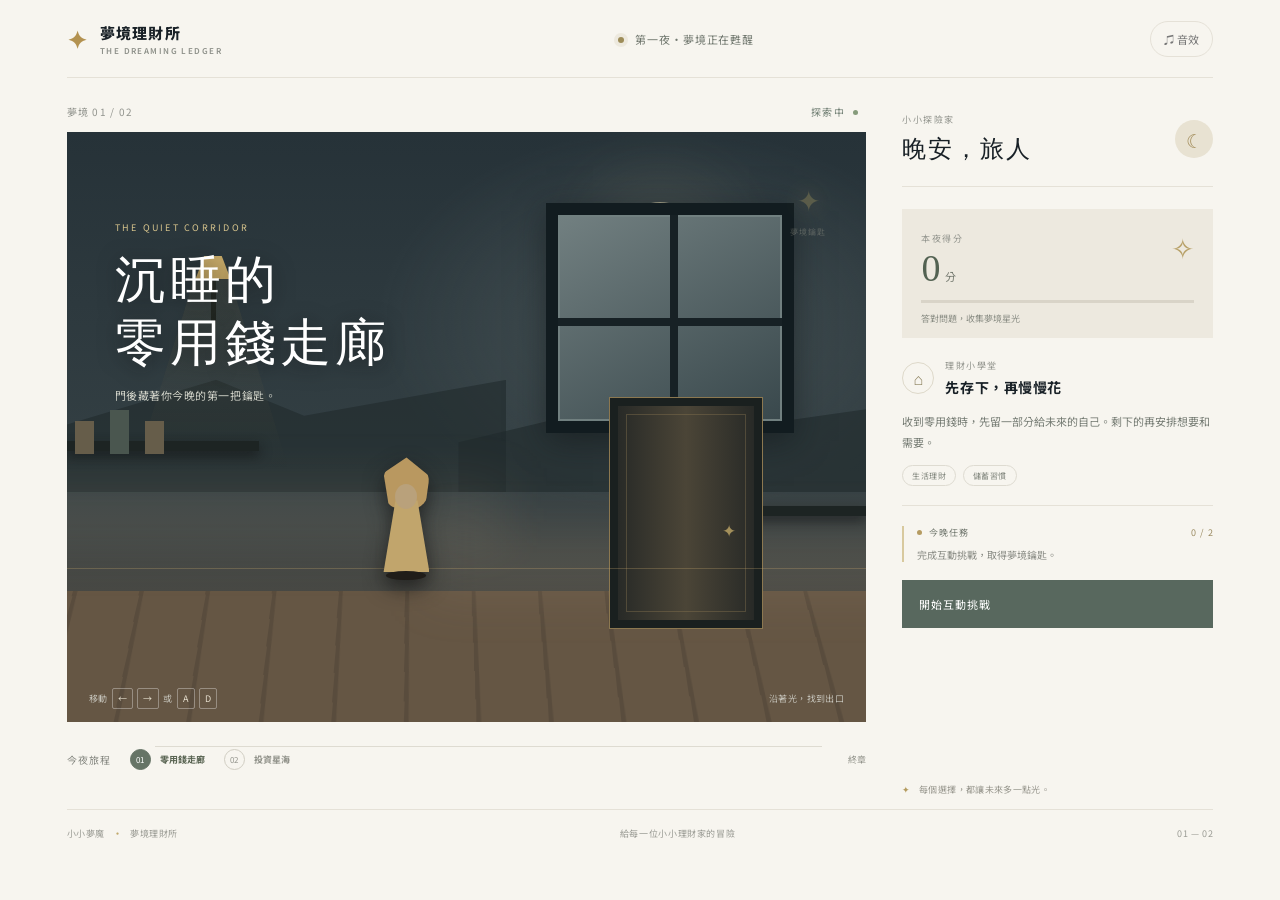
<file: index.html>
<!doctype html>
<html lang="zh-Hant">
<head>
  <meta charset="UTF-8" />
  <meta name="viewport" content="width=device-width, initial-scale=1" />
  <meta name="theme-color" content="#10151a" />
  <meta name="description" content="跟著小小夢魔穿越兩座夢境關卡，學會生活理財與投資的基本觀念。" />
  <title>小小夢魔：夢境理財所</title>
  <link rel="preconnect" href="https://fonts.googleapis.com">
  <link rel="preconnect" href="https://fonts.gstatic.com" crossorigin>
  <link href="https://fonts.googleapis.com/css2?family=Noto+Sans+TC:wght@400;500;600;700;800;900&display=swap" rel="stylesheet">
  <link rel="stylesheet" href="style.css" />
</head>
<body>
  <main class="app-shell">
    <header class="topbar">
      <a class="brand" href="#" aria-label="小小夢魔首頁"><span class="brand-mark">✦</span><span>夢境理財所<small>THE DREAMING LEDGER</small></span></a>
      <div class="chapter"><span class="live-dot"></span> 第一夜・夢境正在甦醒</div>
      <button class="sound-toggle" id="soundToggle" aria-label="切換音效" title="切換音效">♫ <span>音效</span></button>
    </header>

    <section class="game-layout">
      <div class="scene-column">
        <div class="scene-topline"><span id="levelEyebrow">夢境 01 / 02</span><span>探索中 <i class="pulse"></i></span></div>
        <div class="scene" id="scene" aria-label="夢境場景">
          <div class="scene-sky"></div><div class="moon"></div><div class="window-frame"><div class="window-cross"></div></div>
          <div class="distant-roof roof-a"></div><div class="distant-roof roof-b"></div>
          <div class="haze haze-a"></div><div class="haze haze-b"></div>
          <div class="lamp"><span></span></div>
          <div class="shelf shelf-one"><b></b><b></b><b></b></div><div class="shelf shelf-two"><b></b><b></b></div>
          <div class="door"><div class="keyhole">✦</div></div>
          <div class="floor"></div><div class="floor-line"></div>
          <div class="hero"><div class="hood"></div><div class="face"></div><div class="coat"></div><div class="feet"></div></div>
          <div class="scene-caption"><span class="caption-kicker">THE QUIET CORRIDOR</span><h1 id="sceneTitle">沉睡的<br>零用錢走廊</h1><p id="sceneDescription">門後藏著你今晚的第一把鑰匙。</p></div>
          <div class="key-indicator" id="keyIndicator"><span>✦</span><small>夢境鑰匙</small></div>
          <div class="scene-bottom"><span>移動 <kbd>←</kbd><kbd>→</kbd> 或 <kbd>A</kbd><kbd>D</kbd></span><span>沿著光，找到出口</span></div>
        </div>
        <div class="level-rail"><div class="rail-label">今夜旅程</div><div class="rail-track"><div class="rail-fill" id="railFill"></div></div><div class="rail-step active" id="step1"><span>01</span><b>零用錢走廊</b></div><div class="rail-step" id="step2"><span>02</span><b>投資星海</b></div><div class="rail-end">終章</div></div>
      </div>

      <aside class="side-panel">
        <div class="panel-heading"><div><div class="eyebrow">小小探險家</div><h2>晚安，旅人</h2></div><div class="avatar">☾</div></div>
        <div class="score-card"><div><span class="eyebrow">本夜得分</span><div class="score-line"><strong id="score">0</strong><span>分</span></div></div><div class="score-glyph">✧</div><div class="score-progress"><span id="scoreProgress"></span></div><small id="scoreHint">答對問題，收集夢境星光</small></div>
        <div class="lesson-card"><div class="lesson-title"><span class="lesson-icon">⌂</span><div><div class="eyebrow">理財小學堂</div><h3 id="lessonTitle">先存下，再慢慢花</h3></div></div><p id="lessonText">收到零用錢時，先留一部分給未來的自己。剩下的再安排想要和需要。</p><div class="tags"><span>生活理財</span><span id="lessonTag">儲蓄習慣</span></div></div>
        <div class="mission"><div class="mission-head"><span class="mission-dot"></span><span>今晚任務</span><span class="mission-count" id="missionCount">0 / 2</span></div><p id="missionText">完成互動挑戰，取得走廊鑰匙。</p></div>
        <button class="primary-button" id="challengeButton">開始互動挑戰 <span>↗</span></button>
        <div class="panel-foot"><span>✦</span> 每個選擇，都讓未來多一點光。</div>
      </aside>
    </section>

    <footer class="footer"><span>小小夢魔 <b>·</b> 夢境理財所</span><span>給每一位小小理財家的冒險</span><span>01 — 02</span></footer>
  </main>

  <div class="modal-backdrop" id="modal" aria-hidden="true">
    <section class="challenge-modal" role="dialog" aria-modal="true" aria-labelledby="modalTitle">
      <button class="modal-close" id="closeModal" aria-label="關閉">×</button><div class="modal-kicker" id="modalKicker">互動挑戰 · 01</div><h2 id="modalTitle">今晚收到 100 元零用錢，<br>你會怎麼安排？</h2><p class="modal-intro" id="modalIntro">把一點點留給未來，讓願望慢慢長大。</p>
      <div class="choices" id="choices"></div><div class="feedback" id="feedback" aria-live="polite"></div><button class="primary-button modal-next" id="modalNext" disabled>確認選擇 <span>↗</span></button>
    </section>
  </div>

  <div class="toast" id="toast" role="status"></div>
  <script src="game.js"></script>
</body>
</html>
</file>
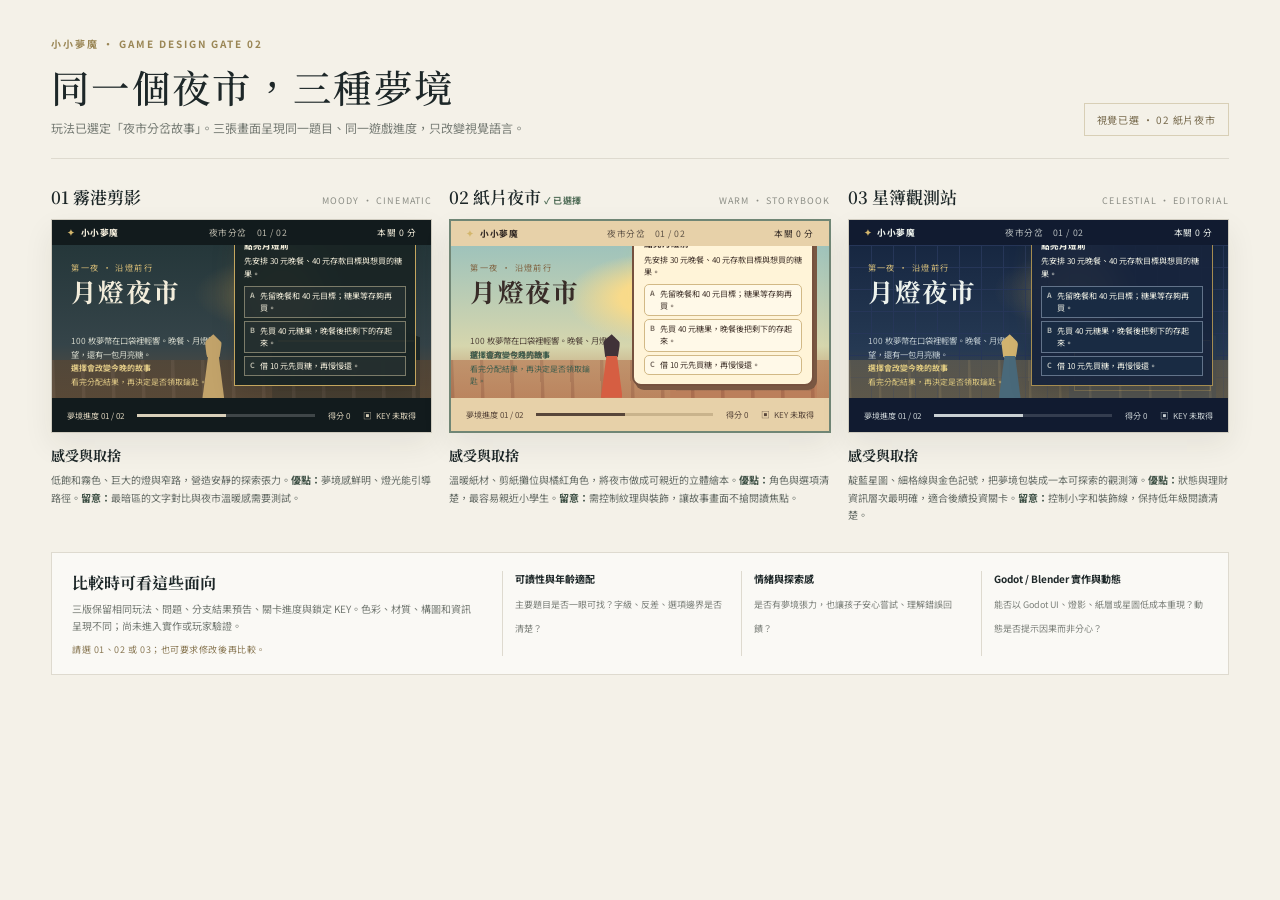
<file: docs/visual-directions.html>
<!doctype html>
<html lang="zh-Hant">
<head>
<meta charset="utf-8"><meta name="viewport" content="width=device-width,initial-scale=1">
<title>小小夢魔｜視覺方向比較</title>
<style>
@import url('https://fonts.googleapis.com/css2?family=Noto+Sans+TC:wght@400;500;600;700;800&family=Noto+Serif+TC:wght@500;600;700&display=swap');
:root{color-scheme:light;--paper:#f4f1e8;--ink:#1d2728;--muted:#777c75;--line:#dedacf}*{box-sizing:border-box}body{margin:0;background:var(--paper);color:var(--ink);font-family:'Noto Sans TC',sans-serif}.wrap{max-width:1600px;margin:auto;padding:36px clamp(18px,4vw,60px) 48px}.eyebrow{font-size:10px;letter-spacing:.2em;color:#9a8655;font-weight:700}.header{display:flex;justify-content:space-between;align-items:end;border-bottom:1px solid var(--line);padding-bottom:22px;margin-bottom:25px}.header h1{font-family:'Noto Serif TC',serif;font-weight:500;font-size:clamp(24px,3vw,39px);margin:8px 0 5px;letter-spacing:.06em}.header p{font-size:12px;color:var(--muted);margin:0}.gate{border:1px solid #d8cfb6;color:#786b4e;padding:8px 12px;font-size:10px;letter-spacing:.08em;white-space:nowrap}.grid{display:grid;grid-template-columns:repeat(3,minmax(0,1fr));gap:17px}.direction{min-width:0}.direction-head{display:flex;justify-content:space-between;align-items:baseline;margin:0 0 10px}.direction-head h2{font-family:'Noto Serif TC',serif;font-size:17px;margin:0;font-weight:600}.direction-head span{font-size:9px;color:#8c8e86;letter-spacing:.13em}.mock{aspect-ratio:16/9;position:relative;overflow:hidden;border:1px solid #cfcbbf;box-shadow:0 12px 28px #26251b13;isolation:isolate}.mock-top{height:12%;position:absolute;inset:0 0 auto;z-index:5;display:flex;align-items:center;padding:0 4%;gap:12px;font-size:clamp(6px,.68vw,10px);letter-spacing:.06em}.mock-brand{font-weight:800;white-space:nowrap}.mock-brand i{font-style:normal;margin-right:5px;color:#d3b66c}.mock-chapter{opacity:.75;flex:1;text-align:center}.mock-score{white-space:nowrap}.mock-scene{position:absolute;inset:12% 0 16%;overflow:hidden}.scene-label{position:absolute;left:5%;top:10%;font-size:clamp(6px,.64vw,9px);letter-spacing:.17em}.scene-title{position:absolute;left:5%;top:19%;font-family:'Noto Serif TC',serif;font-size:clamp(17px,2vw,30px);line-height:1.25;letter-spacing:.05em;margin:0;max-width:45%}.scene-copy{position:absolute;left:5%;top:52%;max-width:41%;font-size:clamp(6px,.65vw,9px);line-height:1.7}.lantern{position:absolute;left:51%;top:5%;width:20%;height:63%;border-radius:50%;filter:blur(14px);opacity:.5}.lantern:after{content:'';position:absolute;width:10px;height:28px;border-radius:50% 50% 30% 30%;left:calc(50% - 5px);top:0;box-shadow:0 0 32px 18px currentColor}.stall{position:absolute;right:3%;bottom:0;width:39%;height:58%;clip-path:polygon(0 31%,50% 0,100% 31%,100% 100%,0 100%)}.stall:before{content:'';position:absolute;left:4%;right:4%;top:34%;bottom:8%;border-top:2px solid currentColor;background:linear-gradient(180deg,transparent 0 40%,#0002 40%)}.stall:after{content:'✦  ✧  ✦';position:absolute;left:16%;top:53%;font-size:clamp(10px,1.2vw,17px);letter-spacing:.35em}.wanderer{position:absolute;left:39%;bottom:0;width:7%;height:42%;z-index:2}.wanderer:before{content:'';position:absolute;top:0;left:18%;width:64%;height:39%;border-radius:50% 50% 38% 38%;clip-path:polygon(50% 0,100% 34%,85% 100%,12% 95%,0 30%)}.wanderer:after{content:'';position:absolute;left:9%;bottom:0;width:82%;height:66%;clip-path:polygon(26% 0,75% 0,100% 100%,0 100%)}.path{position:absolute;left:0;right:0;bottom:0;height:25%;opacity:.75}.challenge{position:absolute;z-index:4;right:4%;bottom:8%;width:48%;padding:2.4%;font-size:clamp(6px,.63vw,9px);line-height:1.5;box-shadow:0 7px 22px #0002}.challenge h3{font-size:1.07em;margin:0 0 4px;font-weight:800}.challenge p{margin:0 0 6px}.options{display:grid;gap:3px}.option{border:1px solid currentColor;padding:3px 5px;background:#ffffff0a;display:flex;gap:5px;align-items:start}.option b{font-size:.9em;opacity:.7}.option.active{outline:1px solid currentColor}.scene-feedback{position:absolute;left:5%;bottom:7%;max-width:36%;font-size:clamp(6px,.62vw,9px);line-height:1.5;z-index:4}.scene-feedback b{display:block;margin-bottom:2px}.mock-footer{position:absolute;z-index:5;inset:auto 0 0;height:16%;display:flex;align-items:center;padding:0 4%;gap:13px;font-size:clamp(6px,.63vw,9px)}.progress{flex:1;height:3px;background:#8885;position:relative}.progress:before{content:'';position:absolute;inset:0 50% 0 0;background:currentColor}.key{white-space:nowrap}.lock{font-size:1.1em;margin-right:4px}.scores{white-space:nowrap}.analysis{margin-top:12px}.analysis h3{font-family:'Noto Serif TC',serif;font-size:14px;margin:0 0 6px}.analysis p{font-size:10px;color:#656c66;line-height:1.75;margin:0}.analysis strong{color:#3f5146}.review{margin-top:28px;padding:18px 20px;border:1px solid var(--line);background:#fff9;display:grid;grid-template-columns:1.15fr 2fr;gap:24px}.review h2{font-family:'Noto Serif TC',serif;font-size:16px;margin:0 0 6px}.review p{font-size:10px;line-height:1.7;color:#747a73;margin:0}.criteria{display:grid;grid-template-columns:repeat(3,1fr);gap:12px}.criterion{border-left:1px solid var(--line);padding-left:12px}.criterion b{display:block;font-size:10px;margin-bottom:3px}.criterion span{font-size:9px;line-height:1.6;color:#7d817b}.direction-choice{display:block;margin-top:9px;font-size:9px;color:#8a7955;letter-spacing:.06em}
/* A: fog harbor */
.fog{background:#172326;color:#f3eddb}.fog .mock-top,.fog .mock-footer{background:#121b1d}.fog .mock-scene{background:radial-gradient(ellipse at 57% 32%,#ac8a4a66,transparent 24%),linear-gradient(180deg,#25373a,#354449 65%,#5d4d3c)}.fog .scene-label{color:#d7bc76}.fog .scene-copy{color:#d1d4c8}.fog .lantern{background:#eac46d;color:#f0c567}.fog .stall{background:#1c2929;color:#c5ac70}.fog .wanderer:before,.fog .wanderer:after{background:#c2a36a}.fog .path{background:repeating-linear-gradient(88deg,#655341 0 3px,#574735 4px 30px)}.fog .challenge{background:#1a2525f5;color:#f1ecd9;border:1px solid #c4a65e}.fog .option{border-color:#7b7b69}.fog .option.active{border-color:#dfbd69;background:#55472f}.fog .scene-feedback{color:#dfc885}.fog .mock-footer{color:#d9d0ba}.fog .progress{background:#ffffff30}
/* B: paper-cut night market */
.paper{background:#f2dfb8;color:#342b26}.paper .mock-top,.paper .mock-footer{background:#e7d1a9}.paper .mock-scene{background:radial-gradient(ellipse at 54% 34%,#f8da8a 0 12%,transparent 31%),linear-gradient(180deg,#9fc3bb,#d6d6ad 66%,#ba8660)}.paper .scene-label{color:#806342}.paper .scene-title{color:#382c28}.paper .scene-copy{color:#51443a}.paper .lantern{background:#f8d877;color:#f8d877;filter:blur(8px);opacity:.85}.paper .stall{background:#bb7051;color:#f1dbb0;filter:drop-shadow(0 4px 0 #714a3b)}.paper .stall:before{background:linear-gradient(180deg,#e7c078 0 15%,#7c5244 15% 100%)}.paper .wanderer:before{background:#403238}.paper .wanderer:after{background:#d65e42}.paper .path{background:repeating-linear-gradient(88deg,#a56d4e 0 3px,#bb845e 4px 30px)}.paper .challenge{background:#fff4d8;color:#43352d;border:2px solid #76513e;border-radius:9px;box-shadow:3px 4px 0 #795742}.paper .option{border-color:#d2b986;border-radius:5px;background:#fff9e8}.paper .option.active{border-color:#4c755f;background:#deead3}.paper .scene-feedback{color:#405e4d}.paper .mock-footer{color:#58463a}.paper .progress{background:#8c765255}
/* C: observatory ledger */
.ledger{background:#17243c;color:#edf2ed}.ledger .mock-top,.ledger .mock-footer{background:#111b30}.ledger .mock-scene{background:linear-gradient(90deg,#263658 1px,transparent 1px),linear-gradient(#263658 1px,transparent 1px),radial-gradient(ellipse at 58% 30%,#b99e5c55,transparent 24%),linear-gradient(180deg,#172741,#253953 68%,#514a3b);background-size:22px 22px,22px 22px,auto,auto}.ledger .scene-label{color:#d5bd79}.ledger .scene-copy{color:#bdc8ce}.ledger .lantern{background:#e4c878;color:#e4c878}.ledger .stall{background:#293c53;color:#d0b767;clip-path:polygon(0 30%,50% 0,100% 30%,100% 100%,0 100%)}.ledger .stall:before{border:1px solid #c7aa5e;background:linear-gradient(180deg,#4e5862,#27364a)}.ledger .wanderer:before{background:#d1b36f}.ledger .wanderer:after{background:#49697a}.ledger .path{background:repeating-linear-gradient(88deg,#756b55 0 2px,#615c4f 3px 30px)}.ledger .challenge{background:#17243cee;color:#eff0e5;border:1px solid #a58c50}.ledger .option{border-color:#62738a;background:#192b43}.ledger .option.active{border-color:#dcc270;background:#394258}.ledger .scene-feedback{color:#ddc87f}.ledger .mock-footer{color:#c9d0d3}.ledger .progress{background:#ffffff26}
@media(max-width:960px){.grid{grid-template-columns:1fr;gap:25px}.mock{max-width:760px;width:100%;margin:auto}.direction-head,.analysis{max-width:760px;margin-left:auto;margin-right:auto}.direction-head{margin-bottom:8px}.analysis{margin-top:10px}.mock-top,.mock-footer,.scene-label,.scene-copy,.challenge,.scene-feedback{font-size:clamp(8px,1.4vw,11px)}.scene-title{font-size:clamp(25px,4vw,35px)}.review{grid-template-columns:1fr}.gate{display:none}}@media(max-width:600px){.wrap{padding:25px 14px 30px}.header{align-items:start}.header p{max-width:35ch;line-height:1.7}.review{padding:14px;gap:14px}.criteria{grid-template-columns:1fr}.criterion{padding:8px 0 0;border-left:0;border-top:1px solid var(--line)}.mock{min-width:0}.challenge{width:53%;right:3%;padding:2%}.scene-feedback{max-width:41%;left:4%;bottom:5%}.scene-title{max-width:49%}}
.chosen .direction-head h2:after{content:"  ✓ 已選擇";font:700 9px "Noto Sans TC",sans-serif;color:#526e59;letter-spacing:.04em}.chosen .mock{border:2px solid #708675}</style>
</head>
<body><main class="wrap">
<header class="header"><div><div class="eyebrow">小小夢魔 · GAME DESIGN GATE 02</div><h1>同一個夜市，三種夢境</h1><p>玩法已選定「夜市分岔故事」。三張畫面呈現同一題目、同一遊戲進度，只改變視覺語言。</p></div><div class="gate">視覺已選 · 02 紙片夜市</div></header>
<section class="grid" aria-label="三種視覺方向比較">
<article class="direction"><div class="direction-head"><h2>01 霧港剪影</h2><span>MOODY · CINEMATIC</span></div><div class="mock fog"><div class="mock-top"><div class="mock-brand"><i>✦</i>小小夢魔</div><div class="mock-chapter">夜市分岔　01 / 02</div><div class="mock-score">本關 0 分</div></div><div class="mock-scene"><div class="scene-label">第一夜 · 沿燈前行</div><h3 class="scene-title">月燈夜市</h3><p class="scene-copy">100 枚夢幣在口袋裡輕響。晚餐、月燈願望，還有一包月亮糖。</p><div class="lantern"></div><div class="stall"></div><div class="wanderer"></div><div class="path"></div><div class="scene-feedback"><b>選擇會改變今晚的故事</b>看完分配結果，再決定是否領取鑰匙。</div><div class="challenge"><h3>點亮月燈前</h3><p>先安排 30 元晚餐、40 元存款目標與想買的糖果。</p><div class="options"><div class="option"><b>A</b><span>先留晚餐和 40 元目標；糖果等存夠再買。</span></div><div class="option"><b>B</b><span>先買 40 元糖果，晚餐後把剩下的存起來。</span></div><div class="option"><b>C</b><span>借 10 元先買糖，再慢慢還。</span></div></div></div></div><div class="mock-footer"><span>夢境進度 01 / 02</span><div class="progress"></div><span class="scores">得分 0</span><span class="key"><span class="lock">▣</span>KEY 未取得</span></div></div><div class="analysis"><h3>感受與取捨</h3><p>低飽和霧色、巨大的燈與窄路，營造安靜的探索張力。<strong>優點：</strong>夢境感鮮明、燈光能引導路徑。<strong>留意：</strong>最暗區的文字對比與夜市溫暖感需要測試。</p></div></article>

<article class="direction chosen"><div class="direction-head"><h2>02 紙片夜市</h2><span>WARM · STORYBOOK</span></div><div class="mock paper"><div class="mock-top"><div class="mock-brand"><i>✦</i>小小夢魔</div><div class="mock-chapter">夜市分岔　01 / 02</div><div class="mock-score">本關 0 分</div></div><div class="mock-scene"><div class="scene-label">第一夜 · 沿燈前行</div><h3 class="scene-title">月燈夜市</h3><p class="scene-copy">100 枚夢幣在口袋裡輕響。晚餐、月燈願望，還有一包月亮糖。</p><div class="lantern"></div><div class="stall"></div><div class="wanderer"></div><div class="path"></div><div class="scene-feedback"><b>選擇會改變今晚的故事</b>看完分配結果，再決定是否領取鑰匙。</div><div class="challenge"><h3>點亮月燈前</h3><p>先安排 30 元晚餐、40 元存款目標與想買的糖果。</p><div class="options"><div class="option"><b>A</b><span>先留晚餐和 40 元目標；糖果等存夠再買。</span></div><div class="option"><b>B</b><span>先買 40 元糖果，晚餐後把剩下的存起來。</span></div><div class="option"><b>C</b><span>借 10 元先買糖，再慢慢還。</span></div></div></div></div><div class="mock-footer"><span>夢境進度 01 / 02</span><div class="progress"></div><span class="scores">得分 0</span><span class="key"><span class="lock">▣</span>KEY 未取得</span></div></div><div class="analysis"><h3>感受與取捨</h3><p>溫暖紙材、剪紙攤位與橘紅角色，將夜市做成可親近的立體繪本。<strong>優點：</strong>角色與選項清楚，最容易親近小學生。<strong>留意：</strong>需控制紋理與裝飾，讓故事畫面不搶閱讀焦點。</p></div></article>

<article class="direction"><div class="direction-head"><h2>03 星簿觀測站</h2><span>CELESTIAL · EDITORIAL</span></div><div class="mock ledger"><div class="mock-top"><div class="mock-brand"><i>✦</i>小小夢魔</div><div class="mock-chapter">夜市分岔　01 / 02</div><div class="mock-score">本關 0 分</div></div><div class="mock-scene"><div class="scene-label">第一夜 · 沿燈前行</div><h3 class="scene-title">月燈夜市</h3><p class="scene-copy">100 枚夢幣在口袋裡輕響。晚餐、月燈願望，還有一包月亮糖。</p><div class="lantern"></div><div class="stall"></div><div class="wanderer"></div><div class="path"></div><div class="scene-feedback"><b>選擇會改變今晚的故事</b>看完分配結果，再決定是否領取鑰匙。</div><div class="challenge"><h3>點亮月燈前</h3><p>先安排 30 元晚餐、40 元存款目標與想買的糖果。</p><div class="options"><div class="option"><b>A</b><span>先留晚餐和 40 元目標；糖果等存夠再買。</span></div><div class="option"><b>B</b><span>先買 40 元糖果，晚餐後把剩下的存起來。</span></div><div class="option"><b>C</b><span>借 10 元先買糖，再慢慢還。</span></div></div></div></div><div class="mock-footer"><span>夢境進度 01 / 02</span><div class="progress"></div><span class="scores">得分 0</span><span class="key"><span class="lock">▣</span>KEY 未取得</span></div></div><div class="analysis"><h3>感受與取捨</h3><p>靛藍星圖、細格線與金色記號，把夢境包裝成一本可探索的觀測簿。<strong>優點：</strong>狀態與理財資訊層次最明確，適合後續投資關卡。<strong>留意：</strong>控制小字和裝飾線，保持低年級閱讀清楚。</p></div></article>
</section>
<section class="review"><div><h2>比較時可看這些面向</h2><p>三版保留相同玩法、問題、分支結果預告、關卡進度與鎖定 KEY。色彩、材質、構圖和資訊呈現不同；尚未進入實作或玩家驗證。</p><span class="direction-choice">請選 01、02 或 03；也可要求修改後再比較。</span></div><div class="criteria"><div class="criterion"><b>可讀性與年齡適配</b><span>主要題目是否一眼可找？字級、反差、選項邊界是否清楚？</span></div><div class="criterion"><b>情緒與探索感</b><span>是否有夢境張力，也讓孩子安心嘗試、理解錯誤回饋？</span></div><div class="criterion"><b>Godot / Blender 實作與動態</b><span>能否以 Godot UI、燈影、紙層或星圖低成本重現？動態是否提示因果而非分心？</span></div></div></section>
</main></body></html>
</file>
<file: style.css>
:root{--ink:#182026;--muted:#808783;--cream:#f2efe6;--line:#e5e1d7;--gold:#ddbd75;--green:#53675c;--night:#11191d;--serif:Georgia,'Noto Serif TC',serif}*{box-sizing:border-box}body{margin:0;background:#e9e7df;color:var(--ink);font-family:'Noto Sans TC',sans-serif;font-size:14px}.app-shell{max-width:1500px;min-height:100vh;margin:auto;padding:0 5.2vw 25px;background:#f7f5ef}.topbar{height:78px;display:flex;align-items:center;justify-content:space-between;border-bottom:1px solid var(--line)}.brand{display:flex;gap:12px;align-items:center;color:var(--ink);text-decoration:none;font-size:15px;font-weight:800;letter-spacing:.08em}.brand-mark{font-size:24px;color:#b39250}.brand small{display:block;margin-top:2px;font-size:8px;letter-spacing:.18em;color:#8e918a;font-weight:600}.chapter{font-size:11px;color:#71786f;letter-spacing:.08em}.live-dot,.pulse{display:inline-block;width:6px;height:6px;background:#9d8c58;border-radius:50%;margin-right:8px;vertical-align:1px;box-shadow:0 0 0 4px #9d8c581c}.sound-toggle{border:1px solid var(--line);background:transparent;border-radius:20px;padding:9px 13px;color:#777;font:inherit;font-size:11px;cursor:pointer}.game-layout{display:grid;grid-template-columns:minmax(0,1.8fr) minmax(300px,.7fr);gap:36px;padding-top:26px}.scene-topline{height:28px;display:flex;justify-content:space-between;color:#91938d;font-size:10px;letter-spacing:.13em}.scene-topline span:last-child{color:#728075}.pulse{width:5px;height:5px;background:#869b7b;box-shadow:none;margin-left:5px}.scene{height:clamp(430px,55vw,590px);position:relative;overflow:hidden;background:linear-gradient(180deg,#263238 0%,#283237 44%,#493f36 100%);isolation:isolate;color:#fff}.scene-sky{position:absolute;inset:0;background:radial-gradient(ellipse at 75% 32%,#74808055,transparent 34%),linear-gradient(180deg,#263238 0%,#344044 58%,#5d5143 100%);z-index:-4}.moon{position:absolute;width:92px;height:92px;border-radius:50%;top:70px;right:20%;background:#d7cba7;box-shadow:0 0 70px 26px #d9c99824;opacity:.7}.window-frame{position:absolute;right:9%;top:12%;width:31%;height:39%;border:12px solid #121c20;background:linear-gradient(150deg,#728081,#39484c);box-shadow:inset 0 0 0 2px #718080,0 8px 30px #10161988}.window-cross:before,.window-cross:after{content:'';position:absolute;background:#172125}.window-cross:before{width:8px;inset:0 auto 0 50%}.window-cross:after{height:8px;inset:50% 0 auto}.distant-roof{position:absolute;bottom:39%;height:19%;background:#202a2c;z-index:-2;clip-path:polygon(0 40%,34% 0,54% 32%,100% 0,100% 100%,0 100%)}.roof-a{left:0;width:55%;opacity:.6}.roof-b{right:0;width:51%;height:14%;opacity:.6}.haze{position:absolute;bottom:30%;width:70%;height:60px;background:#c0aa8420;filter:blur(26px)}.haze-a{left:-15%}.haze-b{right:-15%;bottom:22%}.lamp{position:absolute;left:18%;top:21%;height:105px;width:5px;background:#171f20}.lamp:before{content:'';position:absolute;top:0;left:-15px;width:35px;height:23px;background:#c8ab69;clip-path:polygon(25% 0,75% 0,100% 100%,0 100%);filter:drop-shadow(0 8px 15px #e8bd5a)}.lamp span{position:absolute;top:15px;left:-76px;width:155px;height:200px;background:linear-gradient(180deg,#d1ad6140,transparent);clip-path:polygon(40% 0,60% 0,100% 100%,0 100%);opacity:.35}.shelf{position:absolute;left:0;width:28%;height:10px;background:#1d2423;bottom:35%;box-shadow:0 5px 12px #1119}.shelf-one{bottom:46%;width:24%}.shelf b{display:inline-block;width:19px;height:33px;margin:0 8px;background:#665d4a;transform:translateY(-31px)}.shelf b:nth-child(2){height:44px;background:#4a564f}.shelf-two{bottom:35%;left:auto;right:0;width:21%}.shelf-two b{background:#725d42}.door{position:absolute;right:13%;bottom:16%;width:19%;height:39%;background:linear-gradient(90deg,#282a27,#4b4537 50%,#282a27);border:8px solid #1a201f;box-shadow:0 0 0 1px #8c7850;transition:.5s}.door:before{content:'';position:absolute;inset:8px;border:1px solid #89765066}.keyhole{position:absolute;right:18px;top:52%;font-size:17px;color:#d3b86f;opacity:.7}.floor{position:absolute;left:-10%;right:-10%;bottom:-5%;height:28%;background:repeating-linear-gradient(88deg,#594c3d 0 4px,#655644 5px 70px);transform:perspective(180px) rotateX(7deg);z-index:-1}.floor-line{position:absolute;bottom:26%;width:100%;height:1px;background:#c0a46a4d}.hero{position:absolute;left:39%;bottom:24%;width:54px;height:123px;transition:left .5s ease;filter:drop-shadow(0 8px 10px #111a)}.hood{position:absolute;top:0;left:5px;width:46px;height:52px;border-radius:55% 55% 42% 42%;background:#b99860;clip-path:polygon(50% 0,100% 36%,90% 100%,12% 96%,0 30%)}.face{position:absolute;z-index:1;left:17px;top:27px;width:22px;height:25px;border-radius:50%;background:#b9a17b}.coat{position:absolute;top:43px;left:5px;width:46px;height:72px;background:#c1a56c;clip-path:polygon(26% 0,74% 0,100% 100%,0 100%)}.feet{position:absolute;bottom:0;left:8px;width:40px;height:9px;border-radius:50%;background:#201d19}.scene-caption{position:absolute;left:6%;top:14%;max-width:40%}.caption-kicker{font-size:9px;letter-spacing:.25em;color:#d8c58d}.scene-caption h1{font-family:var(--serif);font-size:clamp(31px,4vw,53px);line-height:1.23;letter-spacing:.08em;margin:14px 0 12px;font-weight:500;text-shadow:0 3px 20px #1118}.scene-caption p{font-size:11px;color:#d0d2c8;letter-spacing:.05em}.key-indicator{position:absolute;right:5%;top:8%;text-align:center;opacity:.25;transition:.4s}.key-indicator span{font-size:28px;color:#e5c76e;display:block;text-shadow:0 0 22px #f7d676}.key-indicator small{font-size:8px;letter-spacing:.15em;color:#e1d9c0}.key-indicator.acquired{opacity:1;transform:scale(1.15)}.scene-bottom{position:absolute;bottom:17px;left:22px;right:22px;display:flex;justify-content:space-between;font-size:9px;color:#c4c2b9;letter-spacing:.05em}.scene-bottom kbd{font:inherit;margin:0 2px;padding:3px 5px;border:1px solid #ffffff55;border-radius:2px;color:#e6dfce}.level-rail{height:74px;position:relative;display:flex;align-items:center;gap:19px;color:#858780}.rail-label{font-size:10px;letter-spacing:.1em;white-space:nowrap}.rail-track{position:absolute;left:88px;right:44px;top:24px;height:1px;background:#dedbd1}.rail-fill{height:2px;width:0;background:#ab8e51;transition:.6s}.rail-step,.rail-end{z-index:1;background:#f7f5ef;display:flex;align-items:center;gap:9px;font-size:9px;color:#93948c}.rail-step span{width:21px;height:21px;display:grid;place-items:center;border:1px solid #d1cec3;border-radius:50%;font-size:8px}.rail-step.active{color:#596452}.rail-step.active span{background:#667466;color:white;border-color:#667466}.rail-end{margin-left:auto}.side-panel{padding:9px 0 0;display:flex;flex-direction:column}.panel-heading{display:flex;align-items:center;justify-content:space-between;border-bottom:1px solid var(--line);padding-bottom:21px}.eyebrow{color:#92948d;font-size:9px;letter-spacing:.16em}.panel-heading h2{font-family:var(--serif);font-size:24px;letter-spacing:.08em;font-weight:500;margin:7px 0 0}.avatar{width:38px;height:38px;border-radius:50%;display:grid;place-items:center;background:#e8e2d2;color:#a18b58;font-size:19px}.score-card{margin:22px 0 19px;padding:17px 19px 13px;background:#ede9df;position:relative}.score-line{display:flex;align-items:baseline;gap:5px;margin:0 0 10px}.score-line strong{font-family:var(--serif);font-size:38px;font-weight:400;color:#536252}.score-line span{font-size:11px;color:#74796f}.score-glyph{position:absolute;right:19px;top:18px;font-size:28px;color:#b7a067}.score-progress{height:3px;background:#d9d4c8}.score-progress span{display:block;width:0;height:100%;background:#9a8652;transition:width .5s}.score-card small{display:block;margin-top:9px;font-size:9px;color:#8b8e85}.lesson-card{padding:2px 0 19px;border-bottom:1px solid var(--line)}.lesson-title{display:flex;align-items:center;gap:11px}.lesson-icon{width:32px;height:32px;border:1px solid #ded9ca;border-radius:50%;display:grid;place-items:center;color:#8c815e;font-size:16px}.lesson-title h3{font-size:14px;margin:5px 0 0;font-weight:700;letter-spacing:.04em}.lesson-card p{font-size:11px;color:#777d75;line-height:1.9;margin:14px 0 12px}.tags{display:flex;gap:7px}.tags span{border:1px solid #dedbd1;color:#81867d;border-radius:12px;padding:4px 9px;font-size:8px;letter-spacing:.05em}.mission{margin:20px 0 18px;padding-left:13px;border-left:2px solid #d8c99e}.mission-head{display:flex;align-items:center;gap:7px;font-size:9px;color:#747a71;letter-spacing:.1em}.mission-dot{width:5px;height:5px;border-radius:50%;background:#b59b61}.mission-count{margin-left:auto;color:#9a8a60}.mission p{font-size:10px;color:#8b8d86;margin:8px 0 0}.primary-button{width:100%;height:48px;background:#58685e;color:#fff;border:0;display:flex;align-items:center;justify-content:space-between;padding:0 17px;font:inherit;font-size:11px;letter-spacing:.08em;cursor:pointer;transition:.2s}.primary-button:hover{background:#3f5147;transform:translateY(-1px)}.primary-button span{font-size:17px}.primary-button:disabled{opacity:.5;cursor:not-allowed;transform:none}.panel-foot{margin-top:auto;padding-top:25px;font-size:9px;color:#99988f;letter-spacing:.04em}.panel-foot span{color:#b49b5e;margin-right:6px}.footer{display:flex;justify-content:space-between;border-top:1px solid var(--line);padding-top:17px;margin-top:13px;font-size:9px;color:#9a9b94;letter-spacing:.07em}.footer b{color:#c1a96c;padding:0 5px}.modal-backdrop{position:fixed;inset:0;background:#11191dcc;z-index:10;display:grid;place-items:center;padding:20px;opacity:0;visibility:hidden;transition:.25s;backdrop-filter:blur(5px)}.modal-backdrop.open{opacity:1;visibility:visible}.challenge-modal{position:relative;width:min(510px,100%);padding:43px 46px;background:#f7f5ef;box-shadow:0 30px 90px #0006;transform:translateY(12px);transition:.3s}.open .challenge-modal{transform:translateY(0)}.modal-close{position:absolute;right:18px;top:14px;border:0;background:none;font-size:26px;color:#8e9087;cursor:pointer}.modal-kicker{font-size:9px;letter-spacing:.2em;color:#a38d59}.challenge-modal h2{font-family:var(--serif);font-weight:500;font-size:25px;line-height:1.6;letter-spacing:.04em;margin:15px 0 7px}.modal-intro{font-size:11px;color:#888c83;margin:0 0 20px}.choices{display:grid;gap:9px}.choice{display:flex;align-items:center;gap:12px;width:100%;text-align:left;padding:13px 14px;border:1px solid #e4e0d6;background:transparent;color:#555d56;font:inherit;font-size:11px;cursor:pointer;transition:.15s}.choice:hover{border-color:#a8a080;background:#f0ede4}.choice.selected{border-color:#68796a;background:#eaede6}.choice-mark{width:21px;height:21px;display:grid;place-items:center;border:1px solid #d3d0c6;border-radius:50%;font-size:9px;color:#8f927f}.choice.selected .choice-mark{background:#68796a;color:white;border-color:#68796a}.feedback{min-height:31px;padding-top:10px;font-size:10px;color:#61715f;line-height:1.6}.feedback.wrong{color:#a46d50}.modal-next{margin-top:3px}.toast{position:fixed;z-index:20;left:50%;bottom:27px;transform:translate(-50%,20px);opacity:0;background:#27332e;color:white;padding:12px 18px;font-size:11px;letter-spacing:.08em;transition:.3s;pointer-events:none}.toast.show{opacity:1;transform:translate(-50%,0)}@media(max-width:950px){.app-shell{padding:0 4vw 22px}.game-layout{grid-template-columns:minmax(0,1.4fr) minmax(275px,.8fr);gap:23px}.scene{height:500px}.scene-caption{max-width:52%}.scene-caption h1{font-size:38px}}@media(max-width:700px){.app-shell{padding:0 18px 20px}.topbar{height:65px}.chapter{display:none}.game-layout{display:flex;flex-direction:column;gap:10px;padding-top:18px}.scene{height:min(112vw,520px);min-height:410px}.scene-caption{top:11%;left:7%;max-width:56%}.scene-caption h1{font-size:clamp(30px,8vw,43px)}.window-frame{right:4%;width:36%;height:30%;top:13%}.moon{right:16%;width:60px;height:60px}.door{right:8%;width:24%;height:34%}.hero{left:36%;transform:scale(.83);transform-origin:bottom}.scene-bottom{font-size:8px;left:12px;right:12px}.level-rail{gap:12px}.rail-label{display:none}.rail-track{left:11px}.rail-step b{font-weight:500}.rail-end{font-size:8px}.side-panel{padding-top:9px}.score-card{margin:17px 0}.panel-foot{padding-top:18px}.footer{font-size:8px}.footer span:nth-child(2){display:none}.challenge-modal{padding:39px 24px 25px}.challenge-modal h2{font-size:21px}.modal-backdrop{padding:14px}}@media(prefers-reduced-motion:reduce){*,*:before,*:after{scroll-behavior:auto!important;transition:none!important;animation:none!important}}
</file>
